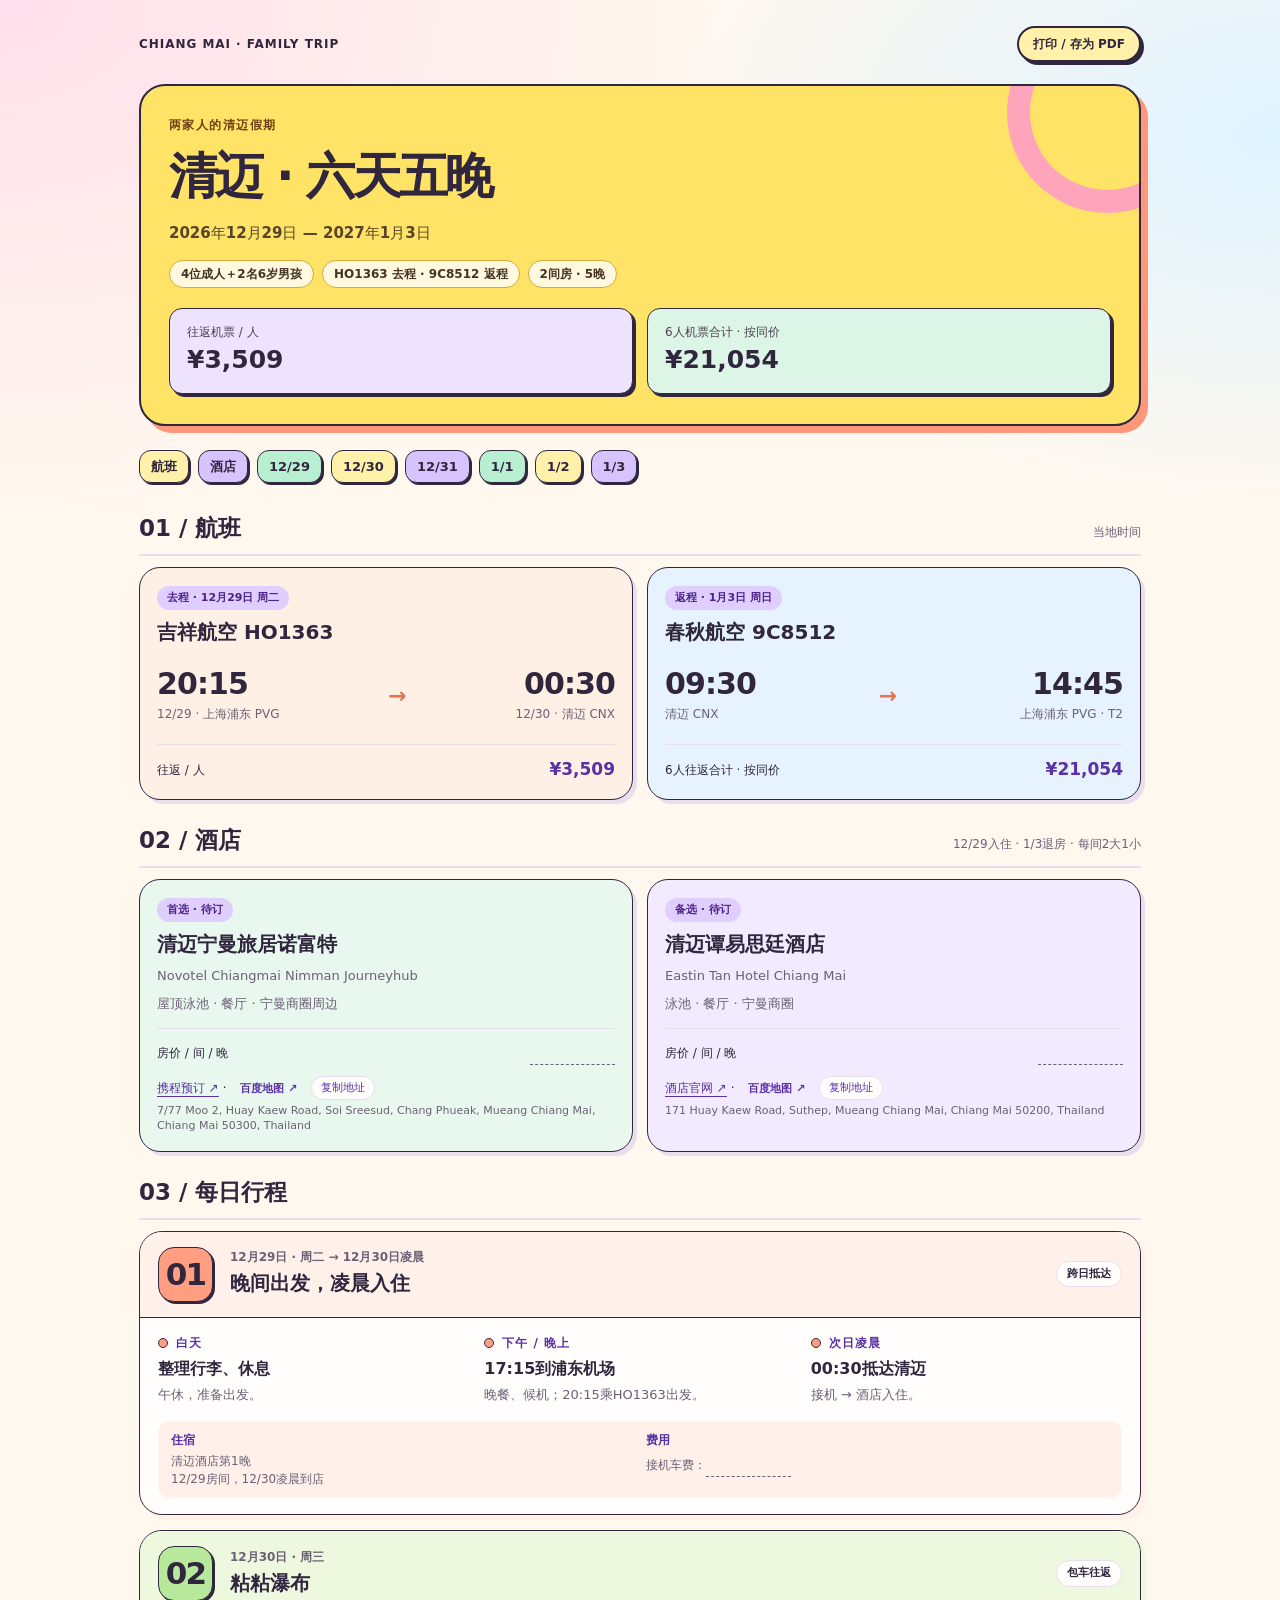
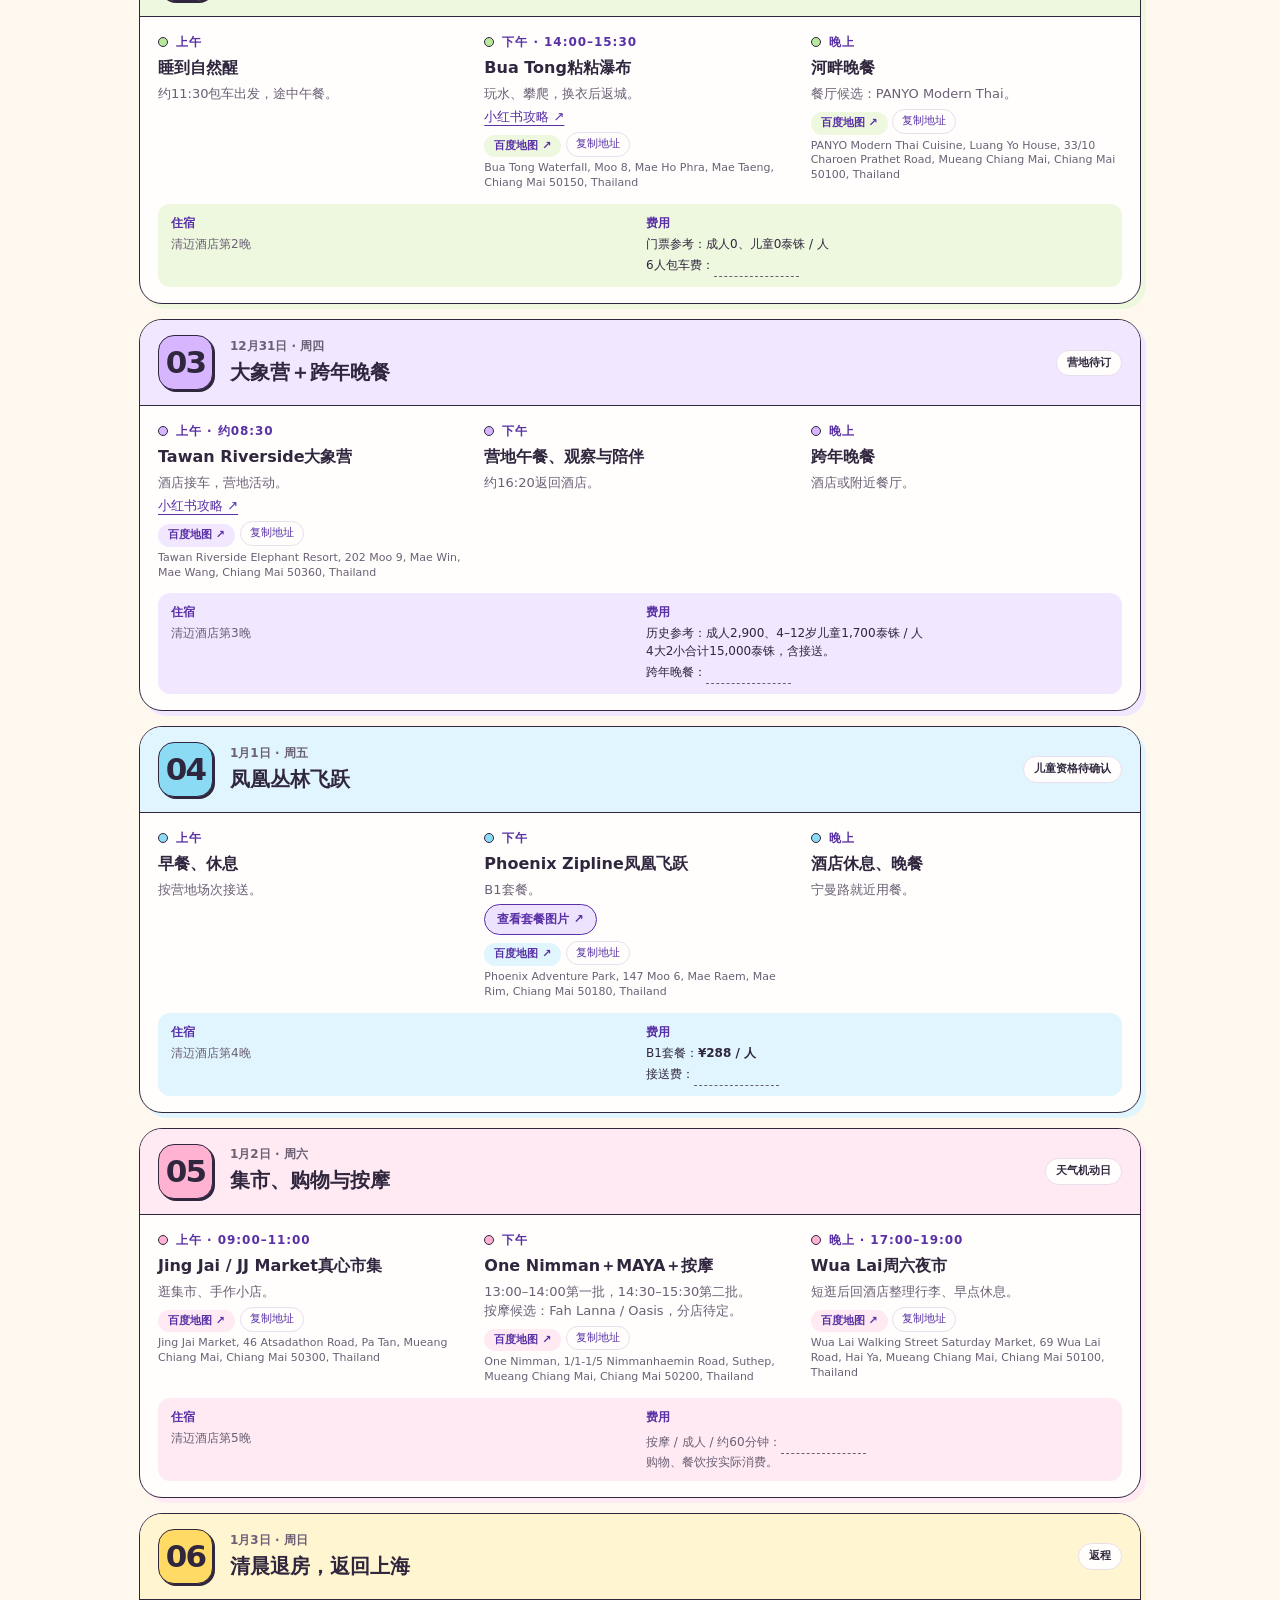
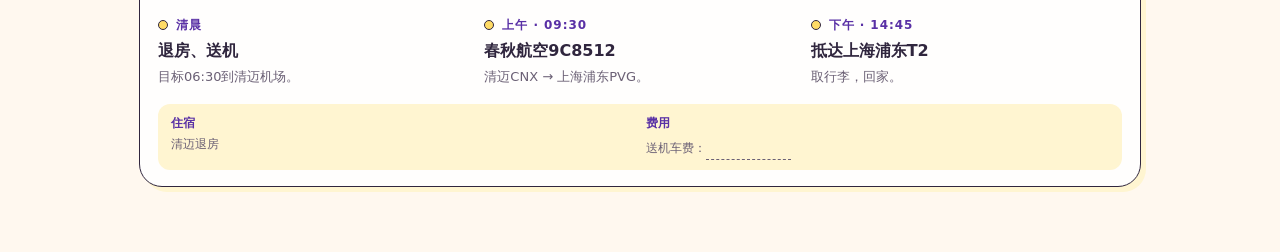
<file: chiangmai/index.html>
﻿<!doctype html>
<html lang="zh-CN">
<head>
<meta charset="UTF-8">
<meta http-equiv="Content-Type" content="text/html; charset=UTF-8">
<meta name="viewport" content="width=device-width, initial-scale=1">
<meta name="color-scheme" content="light dark">
<title>清迈亲子旅行 · 12月29日—1月3日</title>
<style>
:root{--bg:#f5f3ed;--paper:#fffefa;--ink:#24372f;--muted:#68766e;--line:#dce2d9;--green:#285744;--soft:#edf2e9;--amber:#8a6429;--ambg:#faf1df}*{box-sizing:border-box}html{scroll-behavior:smooth;scroll-padding-top:20px}body{margin:0;background:var(--bg);color:var(--ink);font:15px/1.75 system-ui,-apple-system,"PingFang SC","Microsoft YaHei",sans-serif}main{max-width:1050px;margin:auto;padding:26px 24px 50px}a{color:var(--green);text-underline-offset:4px}button{font:inherit;cursor:pointer}.top{display:flex;justify-content:space-between;align-items:center;gap:12px;color:var(--muted);font-size:12px;letter-spacing:.08em}button{border:1px solid var(--line);border-radius:25px;background:var(--paper);color:var(--ink);padding:7px 14px;white-space:nowrap}.hero{padding:30px 0 25px}.eyebrow{color:var(--green);font-weight:700;font-size:12px;letter-spacing:.12em}h1{font-size:clamp(32px,6vw,49px);line-height:1.2;letter-spacing:-.04em;margin:14px 0}h2{font-size:23px;margin:0}h3{font-size:20px;margin:7px 0}h4{font-size:16px;margin:0 0 5px}.subtitle,.muted{color:var(--muted)}.chips{display:flex;flex-wrap:wrap;gap:8px;margin-top:16px}.chip{font-size:12px;background:var(--paper);border:1px solid var(--line);border-radius:30px;padding:4px 11px}.facts,.cards{display:grid;grid-template-columns:1fr 1fr;gap:14px}.facts{margin-top:20px}.fact{padding:14px 17px;border-radius:13px;background:var(--soft)}.fact small{display:block;color:var(--muted);font-size:12px}.fact strong{font-size:21px}.nav{display:flex;flex-wrap:wrap;gap:8px;margin:0 0 28px}.nav a{font-size:13px;text-decoration:none;padding:6px 11px;border:1px solid var(--line);border-radius:8px;background:var(--paper)}.section-head{display:flex;justify-content:space-between;gap:12px;align-items:baseline;margin:30px 0 14px}.section-head small{color:var(--muted);font-size:12px}.card{border:1px solid var(--line);border-radius:17px;padding:21px;background:var(--paper);min-width:0}.tag{display:inline-block;padding:3px 8px;border-radius:6px;color:var(--green);background:var(--soft);font-size:11px;font-weight:650}.tag.pending{background:var(--ambg);color:var(--amber)}.route{display:flex;justify-content:space-between;align-items:center;gap:12px;margin:19px 0}.airport b{display:block;font-size:30px;line-height:1.2;letter-spacing:-.03em}.airport span{font-size:12px;color:var(--muted)}.airport:last-child{text-align:right}.arrow{font-size:22px;color:var(--muted)}.price{display:flex;justify-content:space-between;align-items:center;gap:12px;border-top:1px solid var(--line);padding-top:12px;margin-top:14px;font-size:12px}.blank{display:inline-block;min-width:85px;height:24px;border-bottom:1px dashed var(--line);vertical-align:middle}.en{font-size:13px;color:var(--muted)}.links{font-size:12px;margin:13px 0 0}.features{font-size:13px;color:var(--muted);margin:12px 0}.day{border:1px solid var(--line);border-radius:20px;background:var(--paper);overflow:hidden;margin-bottom:18px;scroll-margin-top:20px}.day-head{display:flex;align-items:center;gap:17px;padding:21px 23px;border-bottom:1px solid var(--line)}.day-no{font-weight:750;color:var(--green);font-size:36px;letter-spacing:-.06em;line-height:1;min-width:45px}.date{color:var(--muted);font-size:12px}.day-head h3{margin:2px 0}.day-head>.tag{margin-left:auto;white-space:nowrap}.day-body{padding:21px 23px}.timeline{display:grid;grid-template-columns:1fr 1fr 1fr;gap:22px}.slot{min-width:0}.period{font-size:11px;letter-spacing:.08em;color:var(--green);font-weight:750;display:flex;gap:8px;align-items:center;margin-bottom:7px}.period:before{content:"";width:6px;height:6px;border-radius:50%;background:var(--green)}.slot p{font-size:13px;color:var(--muted);margin:5px 0}.map{font-size:12px}.day-foot{display:grid;grid-template-columns:1fr 1fr;gap:18px;border-top:1px solid var(--line);padding-top:14px;margin-top:20px;font-size:12px}.label{display:block;font-weight:700;margin-bottom:4px}.day-foot p{margin:0;color:var(--muted)}.day-foot .cost{color:var(--ink)}
@media(max-width:640px){main{padding:19px 16px 35px}.top{letter-spacing:0}.hero{padding:24px 0 20px}.facts{gap:9px}.fact{padding:12px}.fact strong{font-size:18px}.cards{grid-template-columns:1fr}.section-head{flex-direction:column;gap:3px;align-items:flex-start}.day-head{padding:18px 16px;gap:12px}.day-head h3{font-size:18px}.day-no{font-size:29px;min-width:37px}.day-head>.tag{font-size:10px}.day-body{padding:18px 16px}.timeline{grid-template-columns:1fr;gap:0}.slot{position:relative;border-left:1px solid var(--line);padding:0 0 18px 15px}.slot:last-child{padding-bottom:0}.period:before{position:absolute;left:-4px}.day-foot{grid-template-columns:1fr;gap:12px}.card{padding:18px}}
@media(prefers-color-scheme:dark){:root{--bg:#151d19;--paper:#1c2721;--ink:#e5ece5;--muted:#acb9af;--line:#34463a;--green:#a9d2b6;--soft:#26392c;--amber:#edca8c;--ambg:#393020}}
@media print{body{background:white;color:#111}main{padding:0;max-width:none}.nav,button{display:none}.hero{padding:10px 0}h1{font-size:30px}.card,.day{break-inside:avoid}.day-head,.day-body{padding:12px 16px}.section-head{margin-top:18px}a{color:inherit;text-decoration:none}.day-foot{margin-top:12px;padding-top:8px}}
/* Dopamine palette */
:root{--bg:#fff8ef;--paper:#fffefd;--ink:#30263e;--muted:#6b6075;--line:#e9deeb;--green:#5930a5;--soft:#ede3ff;--amber:#8c421d;--ambg:#ffe6c7}
body{background:radial-gradient(ellipse at 0 0,#ffdfeb 0,transparent 40%),radial-gradient(ellipse at 100% 15%,#dff3ff 0,transparent 35%),var(--bg);background-attachment:fixed}
.top{color:var(--ink);font-weight:650}.top button{border:2px solid var(--ink);box-shadow:3px 3px 0 var(--ink);background:#fff1aa;transition:transform .15s ease}.top button:hover{transform:translate(-1px,-1px)}
.hero{position:relative;isolation:isolate;background:#ffe366;border:2px solid #30263e;border-radius:26px;padding:30px 28px;margin:22px 0 24px;box-shadow:7px 7px 0 #ff987b;color:#30263e;overflow:hidden}
.hero:after{content:"";position:absolute;z-index:-1;width:155px;height:155px;border:23px solid #ff9bca;border-radius:50%;right:-69px;top:-74px;opacity:.85}
.eyebrow{color:#704015}.hero h1{font-weight:850;letter-spacing:-.055em}.hero .subtitle{color:#57442c;font-weight:550}.hero .chip{background:#fff9df;border:1px solid #d6aa3c;color:#463326;font-weight:600}.hero .fact{border:1px solid #30263e;background:#b9efd1;box-shadow:3px 3px 0 #30263e}.hero .fact:nth-child(2){background:#ffc8e4}.hero .fact small{color:#504151}.hero .fact strong{color:#30263e;font-size:25px}
.nav{gap:9px}.nav a{border:1px solid var(--ink);border-radius:12px;background:#fff1aa;color:#30263e;box-shadow:2px 2px 0 var(--ink);font-weight:650}.nav a:nth-child(3n+2){background:#d7c4ff}.nav a:nth-child(3n){background:#b9efd1}.nav a:hover{background:#ffc8e4}
.section-head h2{font-weight:800}.section-head{border-bottom:2px solid var(--line);padding-bottom:10px}.card{border:1px solid var(--ink);border-radius:21px;box-shadow:4px 4px 0 var(--line)}
#flights .card:first-child{background:#fff0e5}#flights .card:last-child{background:#e6f3ff}#hotels .card:first-child{background:#e9f8ee}#hotels .card:last-child{background:#f2eaff}.airport b{color:var(--ink);font-weight:850}.arrow{color:#e27551;font-weight:800}.price strong{color:var(--green);font-size:17px}.tag{border-radius:20px;padding:4px 10px;background:#e0ceff;color:#4c238a}.tag.pending{background:#ffe0b7;color:#7b3819}.facts .fact{background:#ede3ff}.facts .fact:nth-child(2){background:#dcf5e6}
.day{--accent:#ff9e81;--wash:#fff0e9;border:1px solid var(--ink);border-radius:23px;box-shadow:5px 5px 0 var(--wash);margin-bottom:23px}.day-head{background:var(--wash);border-bottom:1px solid var(--ink)}.day-no{display:flex;align-items:center;justify-content:center;min-width:55px;height:55px;background:var(--accent);color:#30263e;border:1px solid #30263e;border-radius:16px;font-size:31px;box-shadow:2px 2px 0 #30263e}.date{color:var(--muted);font-weight:600}.day-head h3{font-weight:750}.day-head>.tag{background:var(--paper);color:var(--ink);border:1px solid var(--line)}
#day2{--accent:#b7e89b;--wash:#edf8df}#day3{--accent:#d7b6ff;--wash:#f1e7ff}#day4{--accent:#8cdbf5;--wash:#e1f5ff}#day5{--accent:#ffb2d2;--wash:#ffeaf3}#day6{--accent:#ffdb65;--wash:#fff5d1}
.period{color:var(--green);font-size:12px}.period:before{background:var(--accent);border:1px solid #30263e;width:8px;height:8px}.map{display:inline-block;margin-top:6px;text-decoration:none;background:var(--wash);padding:3px 10px;border-radius:20px;font-weight:650}.map:hover{text-decoration:underline}.label{color:var(--green)}.day-foot{background:var(--wash);padding:13px 15px;border-top:0;border-radius:12px}.blank{border-bottom:1px dashed var(--muted)}
@media(max-width:640px){.hero{padding:23px 18px;border-radius:21px;margin-top:18px;box-shadow:4px 4px 0 #ff987b}.hero h1{font-size:36px}.hero .fact{padding:11px}.hero .fact strong{font-size:21px}.day-head{gap:10px}.day-no{min-width:42px;height:43px;font-size:25px;border-radius:12px}.day-head h3{font-size:17px}.day-head>.tag{padding:3px 7px;max-width:95px;white-space:normal;text-align:center}.period:before{left:-5px}.day-foot{padding:12px}.card{box-shadow:3px 3px 0 var(--line)}}
@media(prefers-color-scheme:dark){:root{--bg:#231d30;--paper:#30273e;--ink:#f4ebff;--muted:#c7bcd2;--line:#51435f;--green:#d2b5ff;--soft:#493560;--amber:#ffd0a0;--ambg:#5b3a2b}body{background:radial-gradient(ellipse at 0 0,#49304b 0,transparent 45%),var(--bg)}#flights .card:first-child{background:#41302f}#flights .card:last-child{background:#263c50}#hotels .card:first-child{background:#293e35}#hotels .card:last-child{background:#3c2e50}.facts .fact{background:#453355}.facts .fact:nth-child(2){background:#2a4439}.hero .facts .fact{background:#b9efd1}.hero .facts .fact:nth-child(2){background:#ffc8e4}.tag{background:#51386e;color:#ead8ff}.tag.pending{background:#61412a;color:#ffe0b7}.day{--wash:#49302d}#day2{--wash:#33412a}#day3{--wash:#403050}#day4{--wash:#273e4f}#day5{--wash:#4b2e40}#day6{--wash:#473e26}.nav a{box-shadow:2px 2px 0 #0e0a16;border-color:#d2b5ff}.map{color:#ead8ff}.top button{color:#30263e;border-color:#30263e;box-shadow:3px 3px 0 #111}.day-head>.tag{background:var(--paper)}.price strong{color:#d2b5ff}}
@media print{body{background:white!important;color:#111}.hero{box-shadow:none;background:#fff5c9;color:#111;margin-top:10px}.card,.day{box-shadow:none}.nav,button{display:none}.day-head,.day-foot{background:#f4f2f6}.day-no{box-shadow:none}.section-head{border-color:#ddd}}

.address-text{display:block;margin-top:8px;font-size:11px;line-height:1.6;color:var(--muted);overflow-wrap:anywhere;user-select:text}.copy-address{font-size:11px;padding:3px 9px;border:1px solid var(--line);border-radius:20px;background:var(--paper);color:var(--green);white-space:nowrap;vertical-align:middle}.map{font-size:11px}@media print{.copy-address{display:none}.address-text{color:#333}}

/* Compact reading rhythm */
body{line-height:1.5}
.slot p,.features,.day-foot p{line-height:1.45}
.slot p{margin:4px 0}
.address-text{line-height:1.35;margin-top:4px}
.day{margin-bottom:15px}
.day-head{padding:15px 18px}
.day-body{padding:16px 18px}
.timeline{gap:15px}
.period{margin-bottom:5px}
.day-foot{margin-top:13px;padding:10px 13px;gap:12px}
.section-head{margin:23px 0 11px;padding-bottom:8px}
.card{padding:17px}
.features{margin:9px 0}
.links{margin-top:9px}
.map{margin-top:4px}
@media(max-width:640px){.day-head{padding:13px 15px}.day-body{padding:14px 15px}.timeline{gap:0}.slot{padding-bottom:12px}.slot:last-child{padding-bottom:0}.day-foot{gap:8px;padding:10px 12px}.card{padding:16px}.day{margin-bottom:13px}}

.package-button{font-size:12px;padding:6px 12px;border:1px solid var(--green);color:var(--green);background:var(--soft);border-radius:20px;font-weight:650}
.package-dialog{width:calc(100% - 20px);max-width:830px;max-height:90vh;max-height:90dvh;padding:0;border:1px solid var(--line);border-radius:16px;background:var(--paper);color:var(--ink);overflow:auto;overscroll-behavior:contain}
.package-dialog::backdrop{background:rgba(0,0,0,.7)}
.package-toolbar{position:sticky;top:0;display:flex;align-items:center;justify-content:space-between;gap:12px;padding:10px 14px;background:var(--paper);border-bottom:1px solid var(--line)}
.package-toolbar strong{font-size:14px}.package-toolbar button{padding:6px 12px;font-size:13px;min-height:36px}
.package-dialog img{display:block;width:100%;height:auto}
@media print{.package-button,.package-dialog{display:none}}
</style>
</head>
<body><main>
<div class="top"><span>CHIANG MAI · FAMILY TRIP</span><button onclick="window.print()">打印 / 存为 PDF</button></div>
<header class="hero"><div class="eyebrow">两家人的清迈假期</div><h1>清迈 · 六天五晚</h1><p class="subtitle">2026年12月29日 — 2027年1月3日</p><div class="chips"><span class="chip">4位成人＋2名6岁男孩</span><span class="chip">HO1363 去程 · 9C8512 返程</span><span class="chip">2间房 · 5晚</span></div><div class="facts"><div class="fact"><small>往返机票 / 人</small><strong>¥3,509</strong></div><div class="fact"><small>6人机票合计 · 按同价</small><strong>¥21,054</strong></div></div></header>
<nav class="nav" aria-label="页面导航"><a href="#flights">航班</a><a href="#hotels">酒店</a><a href="#day1">12/29</a><a href="#day2">12/30</a><a href="#day3">12/31</a><a href="#day4">1/1</a><a href="#day5">1/2</a><a href="#day6">1/3</a></nav>

<section id="flights"><div class="section-head"><h2>01 / 航班</h2><small>当地时间</small></div><div class="cards">
<article class="card"><span class="tag">去程 · 12月29日 周二</span><h3>吉祥航空 HO1363</h3><div class="route"><div class="airport"><b>20:15</b><span>12/29 · 上海浦东 PVG</span></div><span class="arrow">→</span><div class="airport"><b>00:30</b><span>12/30 · 清迈 CNX</span></div></div><div class="price"><span>往返 / 人</span><strong>¥3,509</strong></div></article>
<article class="card"><span class="tag">返程 · 1月3日 周日</span><h3>春秋航空 9C8512</h3><div class="route"><div class="airport"><b>09:30</b><span>清迈 CNX</span></div><span class="arrow">→</span><div class="airport"><b>14:45</b><span>上海浦东 PVG · T2</span></div></div><div class="price"><span>6人往返合计 · 按同价</span><strong>¥21,054</strong></div></article>
</div></section>

<section id="hotels"><div class="section-head"><h2>02 / 酒店</h2><small>12/29入住 · 1/3退房 · 每间2大1小</small></div><div class="cards">
<article class="card"><span class="tag">首选 · 待订</span><h3>清迈宁曼旅居诺富特</h3><div class="en">Novotel Chiangmai Nimman Journeyhub</div><p class="features">屋顶泳池 · 餐厅 · 宁曼商圈周边</p><div class="price"><span>房价 / 间 / 晚</span><span class="blank"></span></div><p class="links"><a href="https://m.ctrip.com/webapp/hotels/detail?hotelid=34011639&amp;atime=20261229&amp;days=5&amp;rankid=&amp;shareId=MzQwMTE2Mzl8aG90ZWxfb3ZlcnNlYV9kZXRhaWx8MTI4fDIwMjYxMTEyVDE2NTIyOA==&amp;uid=B61CD0B85962EBD6383955BD49E84177&amp;intographicshow=1&amp;sharersid=3&amp;sharerpvid=80&amp;sharercid=12001173190336796305&amp;sharerdate=20261112" target="_blank" rel="noopener noreferrer">携程预订 ↗</a> · <a class="map" href="https://map.baidu.com/?latlng=18.8047715,98.9635908&amp;title=%E6%B8%85%E8%BF%88%E5%AE%81%E6%9B%BC%E6%9E%A2%E7%BA%BD%E8%AF%BA%E5%AF%8C%E7%89%B9%E9%85%92%E5%BA%97&amp;content=7%2F77%20Moo%202%2C%20Huay%20Kaew%20Road%2C%20Soi%20Sreesud%2C%20Chang%20Phueak%2C%20Mueang%20Chiang%20Mai%2C%20Chiang%20Mai%2050300%2C%20Thailand&amp;autoOpen=true&amp;l=17" target="_blank" rel="noopener noreferrer">百度地图 ↗</a> <button class="copy-address" type="button" data-address="7/77 Moo 2, Huay Kaew Road, Soi Sreesud, Chang Phueak, Mueang Chiang Mai, Chiang Mai 50300, Thailand">复制地址</button><span class="address-text">7/77 Moo 2, Huay Kaew Road, Soi Sreesud, Chang Phueak, Mueang Chiang Mai, Chiang Mai 50300, Thailand</span></p></article>
<article class="card"><span class="tag">备选 · 待订</span><h3>清迈谭易思廷酒店</h3><div class="en">Eastin Tan Hotel Chiang Mai</div><p class="features">泳池 · 餐厅 · 宁曼商圈</p><div class="price"><span>房价 / 间 / 晚</span><span class="blank"></span></div><p class="links"><a href="https://www.eastinhotelsresidences.com/eastintanchiangmai" target="_blank" rel="noopener noreferrer">酒店官网 ↗</a> · <a class="map" href="https://map.baidu.com/?latlng=18.8013783,98.967174&amp;title=%E6%B8%85%E8%BF%88%E8%B0%AD%E6%98%93%E6%80%9D%E5%BB%B7%E9%85%92%E5%BA%97&amp;content=171%20Huay%20Kaew%20Road%2C%20Suthep%2C%20Mueang%20Chiang%20Mai%2C%20Chiang%20Mai%2050200%2C%20Thailand&amp;autoOpen=true&amp;l=17" target="_blank" rel="noopener noreferrer">百度地图 ↗</a> <button class="copy-address" type="button" data-address="171 Huay Kaew Road, Suthep, Mueang Chiang Mai, Chiang Mai 50200, Thailand">复制地址</button><span class="address-text">171 Huay Kaew Road, Suthep, Mueang Chiang Mai, Chiang Mai 50200, Thailand</span></p></article>
</div></section>

<section id="itinerary"><div class="section-head"><h2>03 / 每日行程</h2></div>
<article class="day" id="day1"><header class="day-head"><div class="day-no">01</div><div><div class="date">12月29日 · 周二 → 12月30日凌晨</div><h3>晚间出发，凌晨入住</h3></div><span class="tag">跨日抵达</span></header><div class="day-body"><div class="timeline"><div class="slot"><div class="period">白天</div><h4>整理行李、休息</h4><p>午休，准备出发。</p></div><div class="slot"><div class="period">下午 / 晚上</div><h4>17:15到浦东机场</h4><p>晚餐、候机；20:15乘HO1363出发。</p></div><div class="slot"><div class="period">次日凌晨</div><h4>00:30抵达清迈</h4><p>接机 → 酒店入住。</p></div></div><div class="day-foot"><div><span class="label">住宿</span><p>清迈酒店第1晚<br>12/29房间，12/30凌晨到店</p></div><div><span class="label">费用</span><p>接机车费：<span class="blank"></span></p></div></div></div></article>

<article class="day" id="day2"><header class="day-head"><div class="day-no">02</div><div><div class="date">12月30日 · 周三</div><h3>粘粘瀑布</h3></div><span class="tag">包车往返</span></header><div class="day-body"><div class="timeline"><div class="slot"><div class="period">上午</div><h4>睡到自然醒</h4><p>约11:30包车出发，途中午餐。</p></div><div class="slot"><div class="period">下午 · 14:00–15:30</div><h4>Bua Tong粘粘瀑布</h4><p>玩水、攀爬，换衣后返城。</p><p class="links"><a href="https://xhslink.cn/o/daErzqrKFf" target="_blank" rel="noopener noreferrer">小红书攻略 ↗</a></p><a class="map" href="https://map.baidu.com/?latlng=19.0694446,99.079073&amp;title=%E7%B2%98%E7%B2%98%E7%80%91%E5%B8%83%20Bua%20Tong%20Waterfall&amp;content=Bua%20Tong%20Waterfall%2C%20Moo%208%2C%20Mae%20Ho%20Phra%2C%20Mae%20Taeng%2C%20Chiang%20Mai%2050150%2C%20Thailand&amp;autoOpen=true&amp;l=17" target="_blank" rel="noopener noreferrer">百度地图 ↗</a> <button class="copy-address" type="button" data-address="Bua Tong Waterfall, Moo 8, Mae Ho Phra, Mae Taeng, Chiang Mai 50150, Thailand">复制地址</button><span class="address-text">Bua Tong Waterfall, Moo 8, Mae Ho Phra, Mae Taeng, Chiang Mai 50150, Thailand</span></div><div class="slot"><div class="period">晚上</div><h4>河畔晚餐</h4><p>餐厅候选：PANYO Modern Thai。</p><a class="map" href="https://map.baidu.com/?latlng=18.7850001,99.0035004&amp;title=PANYO%20Modern%20Thai%20Cuisine%20%E9%A4%90%E5%8E%85&amp;content=PANYO%20Modern%20Thai%20Cuisine%2C%20Luang%20Yo%20House%2C%2033%2F10%20Charoen%20Prathet%20Road%2C%20Mueang%20Chiang%20Mai%2C%20Chiang%20Mai%2050100%2C%20Thailand&amp;autoOpen=true&amp;l=17" target="_blank" rel="noopener noreferrer">百度地图 ↗</a> <button class="copy-address" type="button" data-address="PANYO Modern Thai Cuisine, Luang Yo House, 33/10 Charoen Prathet Road, Mueang Chiang Mai, Chiang Mai 50100, Thailand">复制地址</button><span class="address-text">PANYO Modern Thai Cuisine, Luang Yo House, 33/10 Charoen Prathet Road, Mueang Chiang Mai, Chiang Mai 50100, Thailand</span></div></div><div class="day-foot"><div><span class="label">住宿</span><p>清迈酒店第2晚</p></div><div><span class="label">费用</span><p class="cost">门票参考：成人0、儿童0泰铢 / 人<br>6人包车费：<span class="blank"></span></p></div></div></div></article>

<article class="day" id="day3"><header class="day-head"><div class="day-no">03</div><div><div class="date">12月31日 · 周四</div><h3>大象营＋跨年晚餐</h3></div><span class="tag pending">营地待订</span></header><div class="day-body"><div class="timeline"><div class="slot"><div class="period">上午 · 约08:30</div><h4>Tawan Riverside大象营</h4><p>酒店接车，营地活动。</p><p class="links"><a href="https://xhslink.cn/o/7crIEqMZWcV" target="_blank" rel="noopener noreferrer">小红书攻略 ↗</a></p><a class="map" href="https://map.baidu.com/?latlng=18.6398496,98.6994972&amp;title=Tawan%20Riverside%20%E5%A4%A7%E8%B1%A1%E8%90%A5&amp;content=Tawan%20Riverside%20Elephant%20Resort%2C%20202%20Moo%209%2C%20Mae%20Win%2C%20Mae%20Wang%2C%20Chiang%20Mai%2050360%2C%20Thailand&amp;autoOpen=true&amp;l=17" target="_blank" rel="noopener noreferrer">百度地图 ↗</a> <button class="copy-address" type="button" data-address="Tawan Riverside Elephant Resort, 202 Moo 9, Mae Win, Mae Wang, Chiang Mai 50360, Thailand">复制地址</button><span class="address-text">Tawan Riverside Elephant Resort, 202 Moo 9, Mae Win, Mae Wang, Chiang Mai 50360, Thailand</span></div><div class="slot"><div class="period">下午</div><h4>营地午餐、观察与陪伴</h4><p>约16:20返回酒店。</p></div><div class="slot"><div class="period">晚上</div><h4>跨年晚餐</h4><p>酒店或附近餐厅。</p></div></div><div class="day-foot"><div><span class="label">住宿</span><p>清迈酒店第3晚</p></div><div><span class="label">费用</span><p class="cost">历史参考：成人2,900、4–12岁儿童1,700泰铢 / 人<br>4大2小合计15,000泰铢，含接送。<br>跨年晚餐：<span class="blank"></span></p></div></div></div></article>

<article class="day" id="day4"><header class="day-head"><div class="day-no">04</div><div><div class="date">1月1日 · 周五</div><h3>凤凰丛林飞跃</h3></div><span class="tag pending">儿童资格待确认</span></header><div class="day-body"><div class="timeline"><div class="slot"><div class="period">上午</div><h4>早餐、休息</h4><p>按营地场次接送。</p></div><div class="slot"><div class="period">下午</div><h4>Phoenix Zipline凤凰飞跃</h4><p>B1套餐。</p><p class="links"><button class="package-button" type="button" onclick="document.getElementById('phoenix-package').showModal()">查看套餐图片 ↗</button></p><a class="map" href="https://map.baidu.com/?latlng=18.929656,98.900934&amp;title=Phoenix%20%E5%87%A4%E5%87%B0%E4%B8%9B%E6%9E%97%E9%A3%9E%E8%B7%83&amp;content=Phoenix%20Adventure%20Park%2C%20147%20Moo%206%2C%20Mae%20Raem%2C%20Mae%20Rim%2C%20Chiang%20Mai%2050180%2C%20Thailand&amp;autoOpen=true&amp;l=17" target="_blank" rel="noopener noreferrer">百度地图 ↗</a> <button class="copy-address" type="button" data-address="Phoenix Adventure Park, 147 Moo 6, Mae Raem, Mae Rim, Chiang Mai 50180, Thailand">复制地址</button><span class="address-text">Phoenix Adventure Park, 147 Moo 6, Mae Raem, Mae Rim, Chiang Mai 50180, Thailand</span></div><div class="slot"><div class="period">晚上</div><h4>酒店休息、晚餐</h4><p>宁曼路就近用餐。</p></div></div><div class="day-foot"><div><span class="label">住宿</span><p>清迈酒店第4晚</p></div><div><span class="label">费用</span><p class="cost">B1套餐：<strong>¥288 / 人</strong><br>接送费：<span class="blank"></span></p></div></div></div></article>

<article class="day" id="day5"><header class="day-head"><div class="day-no">05</div><div><div class="date">1月2日 · 周六</div><h3>集市、购物与按摩</h3></div><span class="tag">天气机动日</span></header><div class="day-body"><div class="timeline"><div class="slot"><div class="period">上午 · 09:00–11:00</div><h4>Jing Jai / JJ Market真心市集</h4><p>逛集市、手作小店。</p><a class="map" href="https://map.baidu.com/?latlng=18.806253,98.9953026&amp;title=Jing%20Jai%20Market%20%E7%9C%9F%E5%BF%83%E5%B8%82%E9%9B%86&amp;content=Jing%20Jai%20Market%2C%2046%20Atsadathon%20Road%2C%20Pa%20Tan%2C%20Mueang%20Chiang%20Mai%2C%20Chiang%20Mai%2050300%2C%20Thailand&amp;autoOpen=true&amp;l=17" target="_blank" rel="noopener noreferrer">百度地图 ↗</a> <button class="copy-address" type="button" data-address="Jing Jai Market, 46 Atsadathon Road, Pa Tan, Mueang Chiang Mai, Chiang Mai 50300, Thailand">复制地址</button><span class="address-text">Jing Jai Market, 46 Atsadathon Road, Pa Tan, Mueang Chiang Mai, Chiang Mai 50300, Thailand</span></div><div class="slot"><div class="period">下午</div><h4>One Nimman＋MAYA＋按摩</h4><p>13:00–14:00第一批，14:30–15:30第二批。<br>按摩候选：Fah Lanna / Oasis，分店待定。</p><a class="map" href="https://map.baidu.com/?latlng=18.8001447,98.9676326&amp;title=One%20Nimman%20%E5%AE%81%E6%9B%BC%E4%B8%80%E5%8F%B7&amp;content=One%20Nimman%2C%201%2F1-1%2F5%20Nimmanhaemin%20Road%2C%20Suthep%2C%20Mueang%20Chiang%20Mai%2C%20Chiang%20Mai%2050200%2C%20Thailand&amp;autoOpen=true&amp;l=17" target="_blank" rel="noopener noreferrer">百度地图 ↗</a> <button class="copy-address" type="button" data-address="One Nimman, 1/1-1/5 Nimmanhaemin Road, Suthep, Mueang Chiang Mai, Chiang Mai 50200, Thailand">复制地址</button><span class="address-text">One Nimman, 1/1-1/5 Nimmanhaemin Road, Suthep, Mueang Chiang Mai, Chiang Mai 50200, Thailand</span></div><div class="slot"><div class="period">晚上 · 17:00–19:00</div><h4>Wua Lai周六夜市</h4><p>短逛后回酒店整理行李、早点休息。</p><a class="map" href="https://map.baidu.com/?latlng=18.7808949,98.9877676&amp;title=Wua%20Lai%20%E7%93%A6%E8%8E%B1%E8%B7%AF%E5%91%A8%E5%85%AD%E5%A4%9C%E5%B8%82&amp;content=Wua%20Lai%20Walking%20Street%20Saturday%20Market%2C%2069%20Wua%20Lai%20Road%2C%20Hai%20Ya%2C%20Mueang%20Chiang%20Mai%2C%20Chiang%20Mai%2050100%2C%20Thailand&amp;autoOpen=true&amp;l=17" target="_blank" rel="noopener noreferrer">百度地图 ↗</a> <button class="copy-address" type="button" data-address="Wua Lai Walking Street Saturday Market, 69 Wua Lai Road, Hai Ya, Mueang Chiang Mai, Chiang Mai 50100, Thailand">复制地址</button><span class="address-text">Wua Lai Walking Street Saturday Market, 69 Wua Lai Road, Hai Ya, Mueang Chiang Mai, Chiang Mai 50100, Thailand</span></div></div><div class="day-foot"><div><span class="label">住宿</span><p>清迈酒店第5晚</p></div><div><span class="label">费用</span><p>按摩 / 成人 / 约60分钟：<span class="blank"></span><br>购物、餐饮按实际消费。</p></div></div></div></article>

<article class="day" id="day6"><header class="day-head"><div class="day-no">06</div><div><div class="date">1月3日 · 周日</div><h3>清晨退房，返回上海</h3></div><span class="tag">返程</span></header><div class="day-body"><div class="timeline"><div class="slot"><div class="period">清晨</div><h4>退房、送机</h4><p>目标06:30到清迈机场。</p></div><div class="slot"><div class="period">上午 · 09:30</div><h4>春秋航空9C8512</h4><p>清迈CNX → 上海浦东PVG。</p></div><div class="slot"><div class="period">下午 · 14:45</div><h4>抵达上海浦东T2</h4><p>取行李，回家。</p></div></div><div class="day-foot"><div><span class="label">住宿</span><p>清迈退房</p></div><div><span class="label">费用</span><p>送机车费：<span class="blank"></span></p></div></div></div></article>
</section>
</main><dialog id="phoenix-package" class="package-dialog" aria-labelledby="phoenix-package-title"><div class="package-toolbar"><strong id="phoenix-package-title">凤凰飞跃·套餐详解</strong><form method="dialog"><button autofocus>关闭 ×</button></form></div><img src="phoenix-package.jpg" alt="凤凰飞跃 A、A1、B、B1、S、M、L套餐详解" width="790" height="1420"></dialog><script>
document.addEventListener('click',async function(e){
 const b=e.target.closest('.copy-address');
 if(!b)return;
 const address=b.dataset.address;
 const original=b.textContent;
 try{
  if(navigator.clipboard&&window.isSecureContext){await navigator.clipboard.writeText(address);}
  else{const t=document.createElement('textarea');t.value=address;t.style.position='fixed';t.style.opacity='0';document.body.appendChild(t);t.focus();t.select();t.setSelectionRange(0,t.value.length);const ok=document.execCommand('copy');t.remove();if(!ok)throw new Error('copy');}
  b.textContent='\u5df2\u590d\u5236';setTimeout(function(){b.textContent=original},1800);
 }catch(err){window.prompt('\u590d\u5236\u5730\u5740',address);}
});
</script>
</body></html>
</file>
